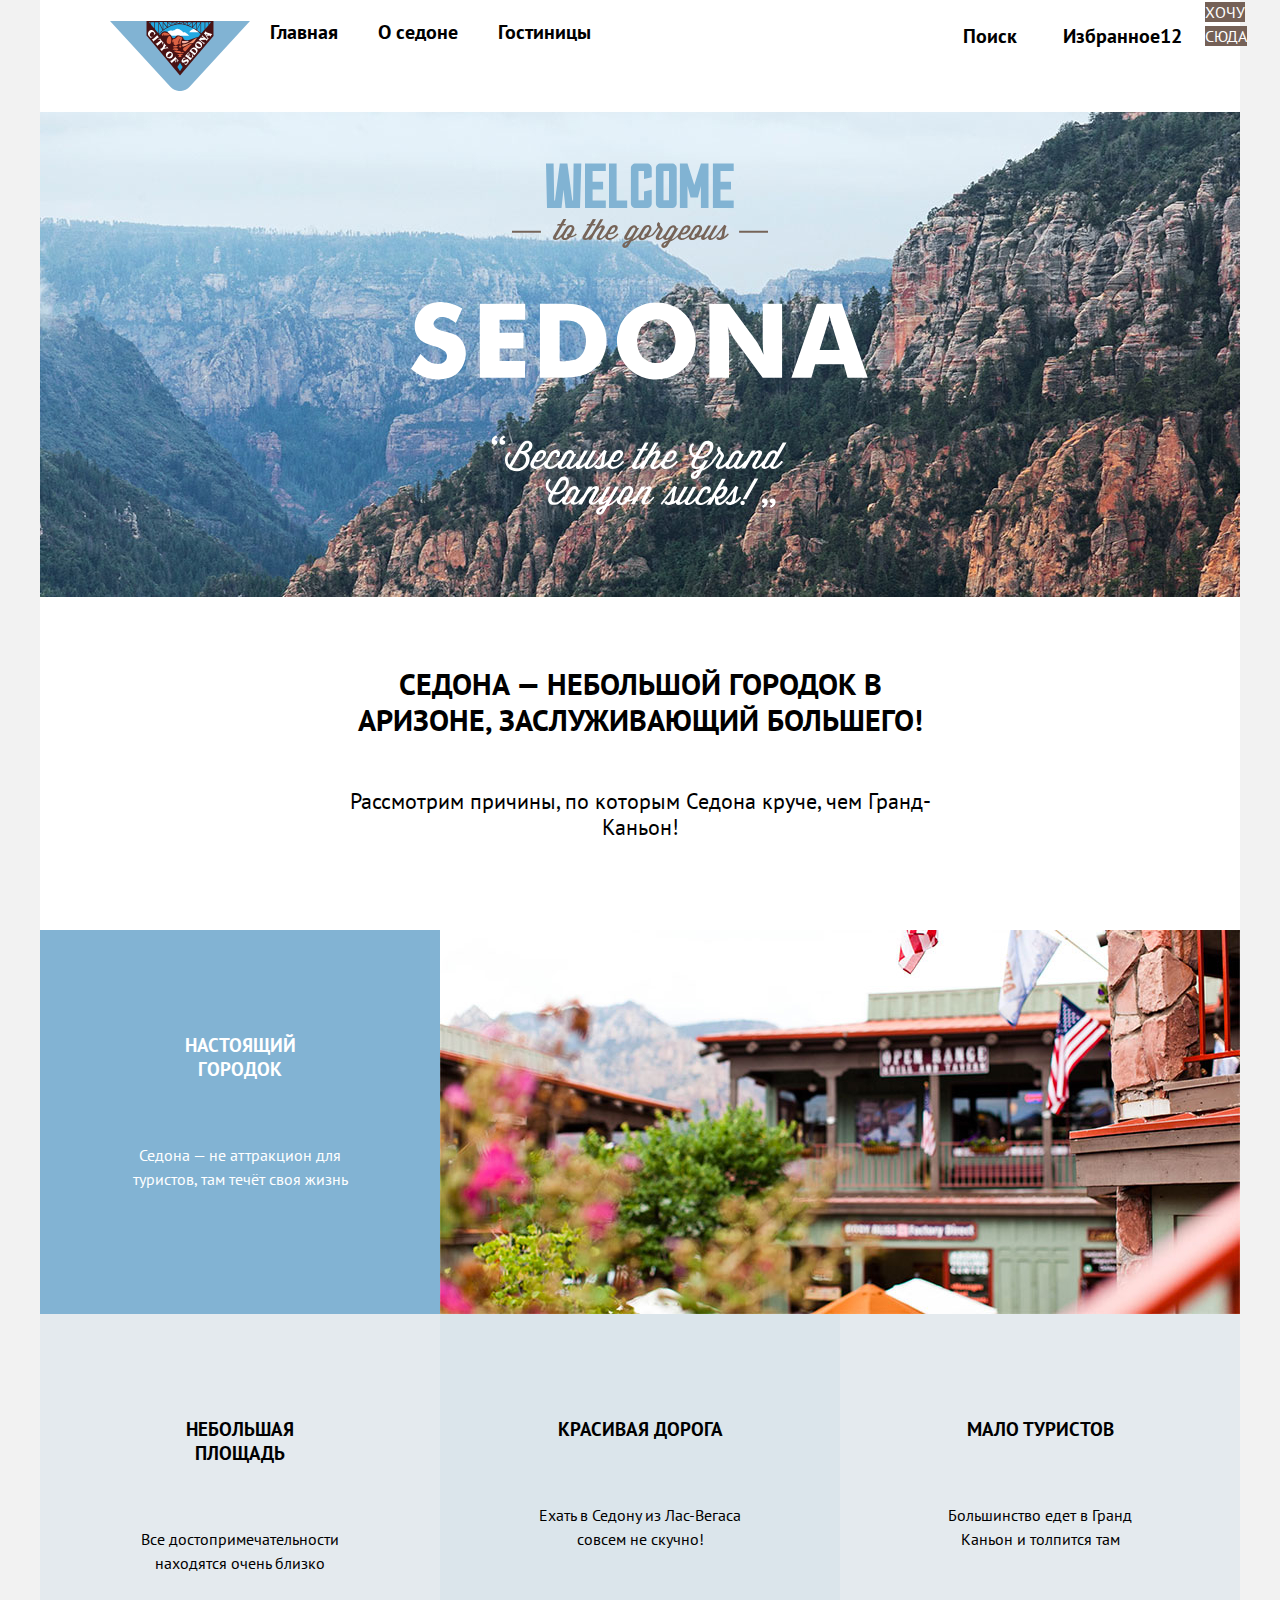
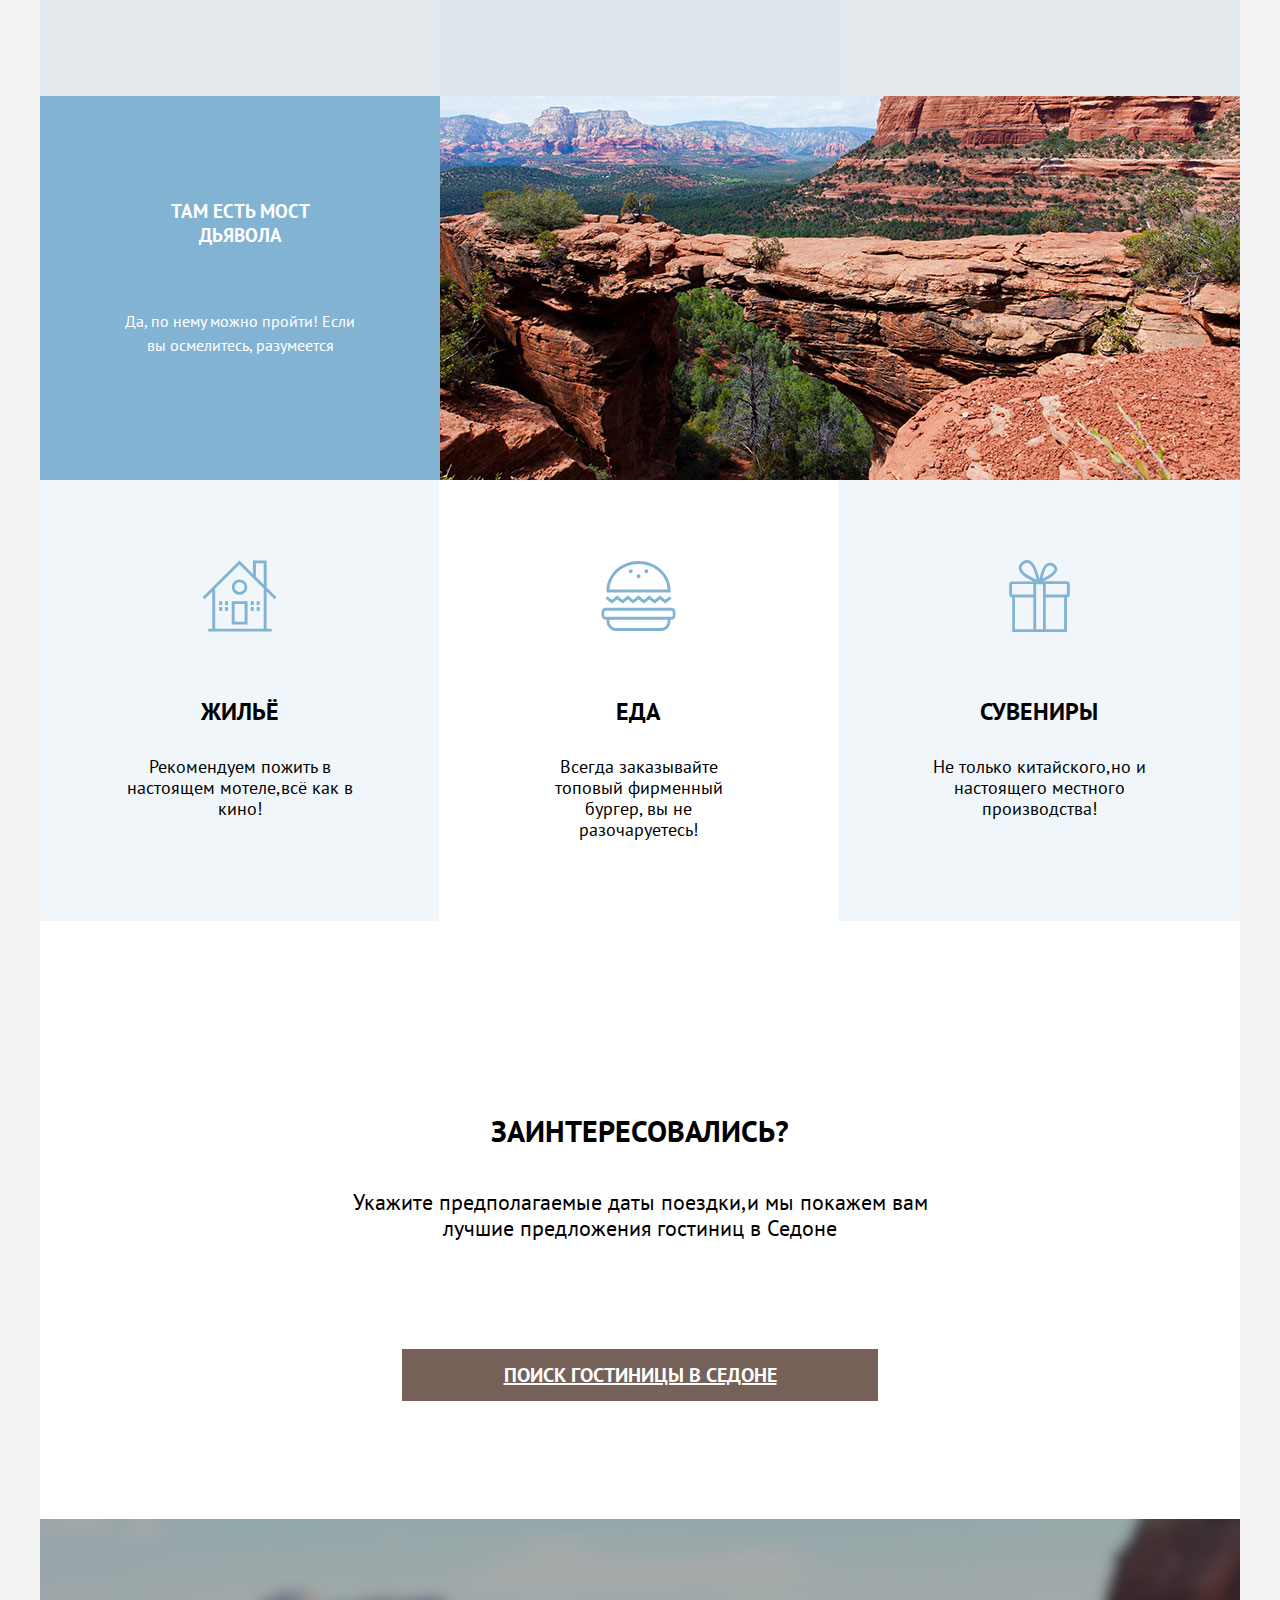
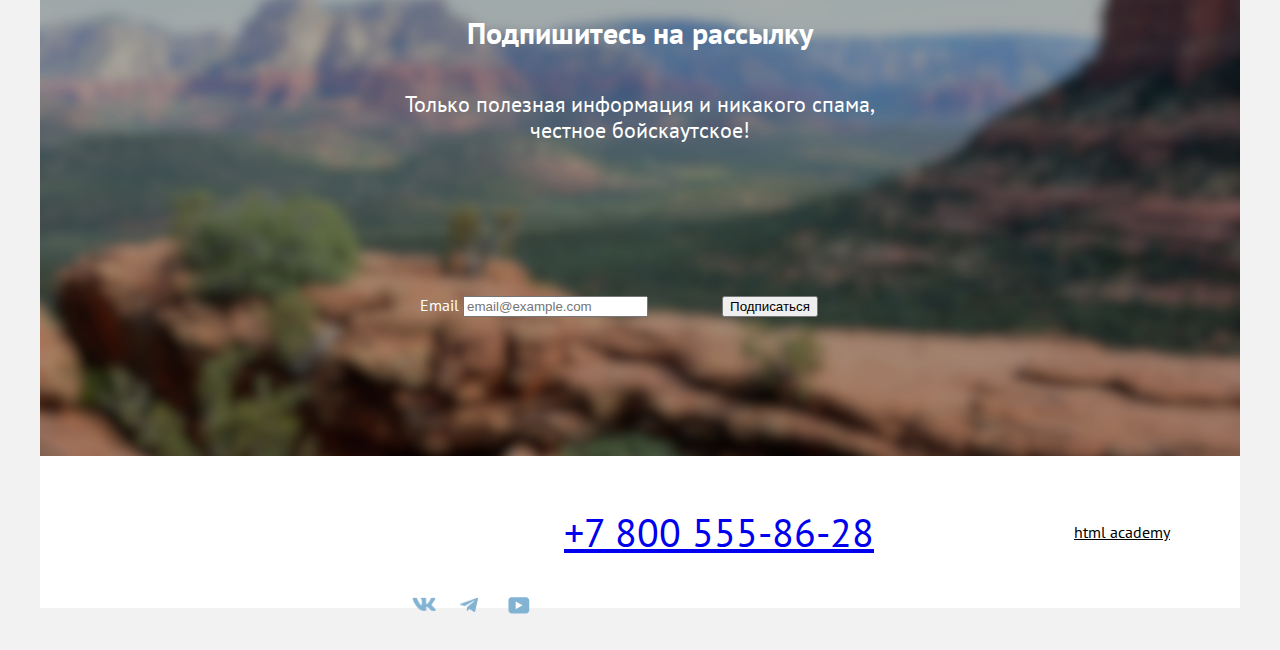
<file: index.html>
<!DOCTYPE html>
<html lang="ru">
  <head>
    <meta charset="utf-8">
    <link rel="stylesheet" href="styles/styles.css">
    <title>Седона</title>
  </head>
  <body>
    <div class="container">
<header class="header">
  <nav class="navigation">
  <h1 class="visually-hidden">Интерфейс</h1>
  <a class="navigation-logo">
    <img class="header-logo" src="images/logo.svg" width="140" height="70" alt="Логотип Седона">
  </a>
    <h2 class="visually-hidden">Элементы навигации</h2>
  <ul class="navigation-list">
    <li class="navigation-item">
      <a class="navigation-link navigation-link-current" href="#" >Главная</a>
    </li>
    <li class="navigation-item">
      <a class="navigation-link" href="fag.html">О седоне</a>
    </li>
    <li class="navigation-item">
      <a class="navigation-link" href="catalog.html">Гостиницы</a>
    </li>
  </ul>
  <h2 class="visually-hidden">Элементы страницы</h2>
  <ul class="navigation-list navigation-user">
    <li class="navigation-item">
      <a class="navigation-link" href="#">
        <span class="">
          Поиск
        </span>
      </a>
    </li>
    <li class="navigation-item">
      <a class="navigation-link" href="#">
          Избранное<span class="favourites">12</span>
      </a>
    </li>
    <li class="navigation-item">
      <a class="navigation-link-other" href="#">Хочу сюда</a>
    </li>
  </ul>
</nav>
</header>
  <main class="main-container">
    <div class="page-container">
      <div class="promo-list">
      <img class="logo-img" src="images/welcome.svg" width="458" height="352" alt="Добро пожаловать в Седону">
      </div>
      <section class="fact">
        <h2 class="visually-hidden">Факты</h2>
        <div class="evidence">
          <b class="evidence-sedon">Седона — небольшой городок в Аризоне,
           заслуживающий большего!</b>
           <span class="evidence-reasons">Рассмотрим причины, по которым Седона круче, чем Гранд-Каньон!</span>
         </div>
        <ul class="fact-list">
          <li class="fact-item">
            <div class="fact-item-ru">
            <h3 class="fact-title-blue">Настоящий городок</h3>
            <p class="fact-description-blue">Седона — не аттракцион для туристов, там течёт своя жизнь</p>
          </div>
            <div class="fact-item-img">
              <img class="fact-item-img" src="images/hotel.jpg" width="800" height="384" alt="Гостиница">
            </div>
            </li>
          <li class="fact-item">
            <div class="fact-item-motive-white">
            <h3 class="fact-title-white">Небольшая площадь</h3>
            <p class="fact-description-white">Все достопримечательности находятся очень близко</p>
          </div>
          </li>
          <li class="fact-item">
            <div class="fact-item-motive-gray">
            <h3 class="fact-title-gray">Красивая дорога</h3>
            <p class="fact-description-gray">Ехать в Седону из Лас-Вегаса совсем не скучно!</p>
          </div>
          </li>
          <li class="fact-item">
            <div class="fact-item-motive-white">
            <h3 class="fact-title-white">Мало туристов</h3>
            <p class="fact-description-white">Большинство едет в Гранд Каньон и толпится там</p>
          </div>
          </li>
          <li class="fact-item">
            <div class="fact-item-img">
            <img class="fact-item-img" src="images/grand-canyon.jpg" width="800" height="384" alt="Гранд Каньон">
          </div>
          <div class="fact-item-ru">
            <h3 class="fact-title-blue">Там есть мост дьявола</h3>
            <p class="fact-description-blue">Да, по нему можно пройти! Если вы осмелитесь, разумеется</p>
          </div>
          </li>
        </ul>
      </section>
      <section class="advantages">
        <h2 class="visually-hidden">Преимущества</h2>
        <ul class="advantages-list">
          <li class="advantages-item-gray">
            <img class="advantages-item-logo" src="images/housing.svg" width="75" height="72" alt="Жильё">
            <h3 class="advantages-title-gray">Жильё</h3>
            <p class="advantages-description-gray">Рекомендуем пожить в настоящем мотеле,всё как в кино!</p>
          </li>
          <li class="advantages-item">
            <img class="advantages-item-logo" src="images/food.svg" width="75" height="72" alt="Еда">
            <h3 class="advantages-title">Еда</h3>
            <p class="advantages-description">Всегда заказывайте топовый фирменный бургер, вы не разочаруетесь!</p>
          </li>
          <li class="advantages-item-gray">
            <img class="advantages-item-logo" src="images/souvenirs.svg" width="75" height="72" alt="Сувениры">
            <h3 class="advantages-title-gray">Сувениры</h3>
            <p class="advantages-description-gray">Не только китайского,но и настоящего местного производства!</p>
          </li>
        </ul>
      </section>
      <section class="book">
        <h2 class="book-title">Заинтересовались?</h2>
        <p class="book-text">Укажите предполагаемые даты поездки,и мы покажем вам лучшие предложения гостиниц в Седоне</p>
        <a class="book-hotel" href="catalog.html">Поиск гостиницы в седоне</a>
      </section>
      <div class="newsletter">
        <h2 class="page-footer-title">Подпишитесь на рассылку</h2>
        <p class="page-footer-item">Только полезная информация и никакого спама, честное бойскаутское!</p>
        <form class="newsletter-form" action="https://echo.htmlacademy.ru/" method="post">
          <label for="newsletter-email">Email</label>
          <input class="field" placeholder="email@example.com" type="email" name="newsletter-email" id="newsletter-email" required>
          <button class="button newsletter-button" type="submit">
           Подписаться
          </button>
        </form>
      </div>
    </div>
  </main>
<footer class="page-footer">
  <div class="page-footer-container">
    <section class="footer-social">
    <h2 class="visually-hidden">Важная информация</h2>
    <ul class="footer-social-list">
      <li class="footer-social-item">
        <a class="button" href="#">
          <img class="advantages-item-logo" src="images/vkontakte.png" width="24" height="14" alt="ВКонтакте">
        </a>
      </li>
      <li class="footer-social-item">
        <a class="button" href="#">
          <img class="advantages-item-logo" src="images/telegram.png" width="18" height="15.1" alt="Телеграм">
        </a>
      </li>
      <li class="footer-social-item">
        <a class="button" href="#">
          <img class="advantages-item-logo" src="images/youtube.svg" width="22" height="17" alt="Ютуб">
        </a>
      </li>
    </ul>
  </section>
  <section class="footer-contacts">
    <h2 class="visually-hidden">Контакты</h2>
      <a class="footer-contacts-address-phone" href="tel:+78005558628">+7 800 555-86-28</a>
  </section>
 <a class="htmlacademy-link" href="https://htmlacademy.ru/">html academy</a>
</div>
</footer>
</div>
  </body>
</html>
</file>
<file: styles/styles.css>
@font-face{
  font-family: "PT Sans";
  font-style: bold;
  font-weight: 700;
  src: url("../fonts/ptsans-700.woff2") format("woff2");
  font-display: swap;
}
@font-face{
  font-family: "PT Sans";
  font-style: regular;
  font-weight: 400;
  src: url("../fonts/ptsans-400.woff2") format("woff2");
  font-display: swap;
}
html {
  height: 100%;
}
body{
  display: flex;
  flex-direction: column;
  justify-content: center;
  align-items: flex-start;
  margin: 0;
  padding: 0px 40px;
  min-height: 100%;
  font-family: "PT Sans", sans-serif;
  font-size: 16px;
  line-height: 24px;
  color: #000000;
  background-color: #F2F2F2;
}
.container{
  width: 1200px;
  margin: 0 auto;
}
.header{
  color: #000000;
  background-color: #FFFFFF;
}
.navigation {
  display: flex;
  width: 1200px;
  margin: 0 auto;

}
.visually-hidden{
  display: none;
}
.navigation-logo{
  display: flex;
  align-items: center;
  width: 140px;
  margin-left: 70px;
}
.navigation-list {
  display: flex;
  width: 420px;
  margin: 0;
  padding: 0;
  list-style-type: none;
}
.navigation-user {
  max-width: 300px;
  margin-left: auto;
}

.navigation-link{
display: block;
padding: 20px;
font-size: 20px;
line-height: 24px;
font-weight: 700;
text-align: center;
color: #000000;
background-color: #ffffff;
text-decoration: none;
}
.navigation-user .navigation-link {
align-items: center;
padding: 24px 23px;
min-width: 44px;
min-height: 64px;
}
.navigation-link-other{
font-size: 16px;
line-height: 20px;
text-align: center;
color: #ffffff;
background-color: #756157;
text-transform: uppercase;
text-decoration: none;
}
.main-container {
  flex-grow: 1;
}
.promo-list{
min-height: 485px;
color: #000000;
background-color: #ffffff;
background-image: url("../images/index-background.jpg");
background-size: 100% auto;
background-repeat: no-repeat;
}
.page-container {
  width: 1200px;
  margin: 0 auto;
}
.logo-img {
  display: block;
  margin: 0 auto;
  padding-top: 51px;
  padding-bottom: 25px;
}
.evidence{
  display: flex;
  flex-direction: column;
  margin: 0;
  padding: 0;
  text-align: center;
  color: #000000;
  background-color: #ffffff;
}
.evidence-sedon{
  margin: 290px;
  margin-top: 69px;
  margin-bottom: 25px;
  font-size: 30px;
  line-height: 36px;
  font-weight: 700;
  text-transform: uppercase;
}
.evidence-reasons{
  margin: 274px;
  margin-top: 25px;
  margin-bottom: 90px;
  font-size: 22px;
  line-height: 26px;
  font-weight: 400;
}
  .fact{
    display: flex;
    flex-direction: row;
    flex-wrap: wrap;
    align-content: space-evenly;
    text-align: center;
    align-items: stretch;
    color: #000000;
}
.fact-list{
  display: flex;
  flex-direction: row;
    flex-wrap: wrap;
    margin: 0;
    padding: 0;
}
.fact-item{
  display: flex;
  flex-direction: row;
  flex-shrink: 0;
  flex-basis: 400px;
}
.advantages-item-logo{
  margin: 162px;
  margin-top: 80px;
  margin-bottom: 30px;
}

.fact-item-ru{
flex: none;
order: 0;
flex-grow: 0;
width: 400px;
background-color: #82B3D3;
}
.fact-item-img{
flex: none;
order: 1;
flex-grow: 0;
height: 384px;
width: 800px;
}
.fact-item-motive-white{
width: 400px;
background-color: rgba(131, 179, 211, 0.12);
}


.fact-title{
  font-size: 24px;
  line-height: 28px;
  font-weight: 700;
  text-decoration: none;
}
.fact-description{
  font-size: 18px;
  line-height: 21px;
  font-weight: 400;
}
.fact-title-blue{
  margin: 113px;
  margin-top: 103px;
  margin-bottom: 62px;
  text-transform: uppercase;
  color: #ffffff;
  background-color: #82B3D3;
}
.fact-description-blue{
  margin: 85px;
  margin-top: 62px;
  margin-bottom: 121px;
  color: #ffffff;
  background-color: #82B3D3;
}
.fact-title-white{
  margin: 113px;
  margin-top: 103px;
  margin-bottom: 62px;
  text-transform: uppercase;
}
.fact-description-white{
  margin: 85px;
  margin-top: 62px;
  margin-bottom: 121px;
}
.fact-item-motive-gray{
  width: 400px;
  background-color: rgba(131, 179, 211, 0.2);
}
.fact-title-gray{
  margin: 113px;
  margin-top: 103px;
  margin-bottom: 62px;
  text-transform: uppercase;
}
.fact-description-gray{
  margin: 85px;
  margin-top: 62px;
  margin-bottom: 121px;
}
.advantages{
  text-align: center;
  color: #000000;
  background-color: #ffffff;;

}
.advantages-list {
  display: flex;
  justify-content: space-between;
  margin: 0;
  padding: 0;
  list-style-type: none;
}
.advantages-item-gray{
  background-color: rgba(131, 179, 211, 0.12);
}
.advantages-item {
  width: 400px;
}
.advantages-title{
  margin: 85px;
  margin-top: 30px;
  margin-bottom: 30px;
  text-transform: uppercase;
  font-weight: 700;
  font-size: 24px;
  line-height: 28px;
}
.advantages-description-gray{
  font-size: 18px;
  line-height: 21px;
  font-weight: 400;
  margin: 85px;
  margin-top: 30px;
  margin-bottom: 81px;
}
.advantages-description{
  font-size: 18px;
  line-height: 21px;
  font-weight: 400;
  margin: 85px;
  margin-top: 30px;
  margin-bottom: 81px;
}
.advantages-title-gray{
  margin: 85px;
  margin-top: 30px;
  margin-bottom: 30px;
  text-transform: uppercase;
  font-weight: 700;
  font-size: 24px;
  line-height: 28px;
}
.book{
  display: flex;
  flex-direction: column;
  align-items: flex-start;
  text-align: center;
  padding: 96px 304px;
  height: 406px;
  color: #000000;
  background-color: #ffffff;;
}

.book-title{
  margin: auto;
  margin-top: 96px;
  margin-bottom: 20px;
  font-size: 30px;
  line-height: 36px;
  font-weight: 700;
  text-transform: uppercase;
}
.book-text{
  margin: auto;
  margin-top: 20px;
  margin-bottom: 54px;
  font-size: 22px;
  line-height: 26px;
  font-weight: 400;

}
.book-hotel{
  min-width: 376px;
  margin: auto;
  margin-top: 54px;
  margin-bottom: 96px;
  padding: 8px 50px;
  font-size: 20px;
  line-height: 36px;
  font-weight: 700;
  color:  #ffffff;
  background-color: #756157;
  text-transform: uppercase;
}
.newsletter{
  display: flex;
  flex-direction: column;
  justify-content: center;
  align-items: center;
  margin: 0 auto;
  color:  #ffffff;
  background-color: #000000;
  background-image: url("../images/background-nature.jpeg");
  background-size: 100% auto;
  background-repeat: no-repeat;
}
.page-footer{
  background-color: #ffffff;
}
.page-footer-container {
  display: flex;
  flex-direction: row;
  justify-content: space-between;
  align-items: center;
  width: 1060px;
  margin: 0 auto;
}
.footer-social {
  margin-right: 42px;
  margin-left: 70px;
  margin-bottom: 35px;
  margin-top: 45px;
  max-width: 142px;
}
.footer-social-item {
  width: 48px;
  height: 40px;
  margin: 0;
}
.button{
  margin-right: 42px;
  margin-left: 70px;
  margin-bottom: 35px;
  margin-top: 45px;
}
.footer-social-list{
  display: flex;
  flex-direction: row;
  align-items: center;
  justify-content: space-between;
  padding: 0;
  list-style-type: none;
}
.page-footer-title{
  margin: 398px;
  margin-top: 96px;
  margin-bottom: 20px;
  font-size: 30px;
  line-height: 36px;
  font-weight: 700;
}
.page-footer-item{
  margin: 362px;
  margin-top: 20px;
  margin-bottom: 54px;
  font-size: 22px;
  line-height: 26px;
  font-weight: 400;
  text-align: center;
}
.newsletter-form{
margin: 258px;
margin-top: 54px;
margin-bottom: 104px;
}
.button newsletter-button{
  font-size: 20px;
  line-height: 36px;
  font-weight: 700;
  text-align: center;
  background-color:#82B3D3
}
.footer-contacts{
  margin-top: 40px;
  margin-bottom: 30px;
  margin: 42px;
  border-left: 195px;
  border-right: 194px;
    border: 5px;
}
  .footer-contacts-address-phone{
    font-size: 40px;
    line-height: 40px;
    font-weight: 400;
    text-align: center;
    text-transform: uppercase;
  }
.htmlacademy-link{
  color:  #000000;
  background-color:#ffffff
  background-image: url("../images/html.png");
  background-size: 100% auto;
  background-repeat: no-repeat;
  flex: none;
order: 2;
flex-grow: 0;
}
</file>
